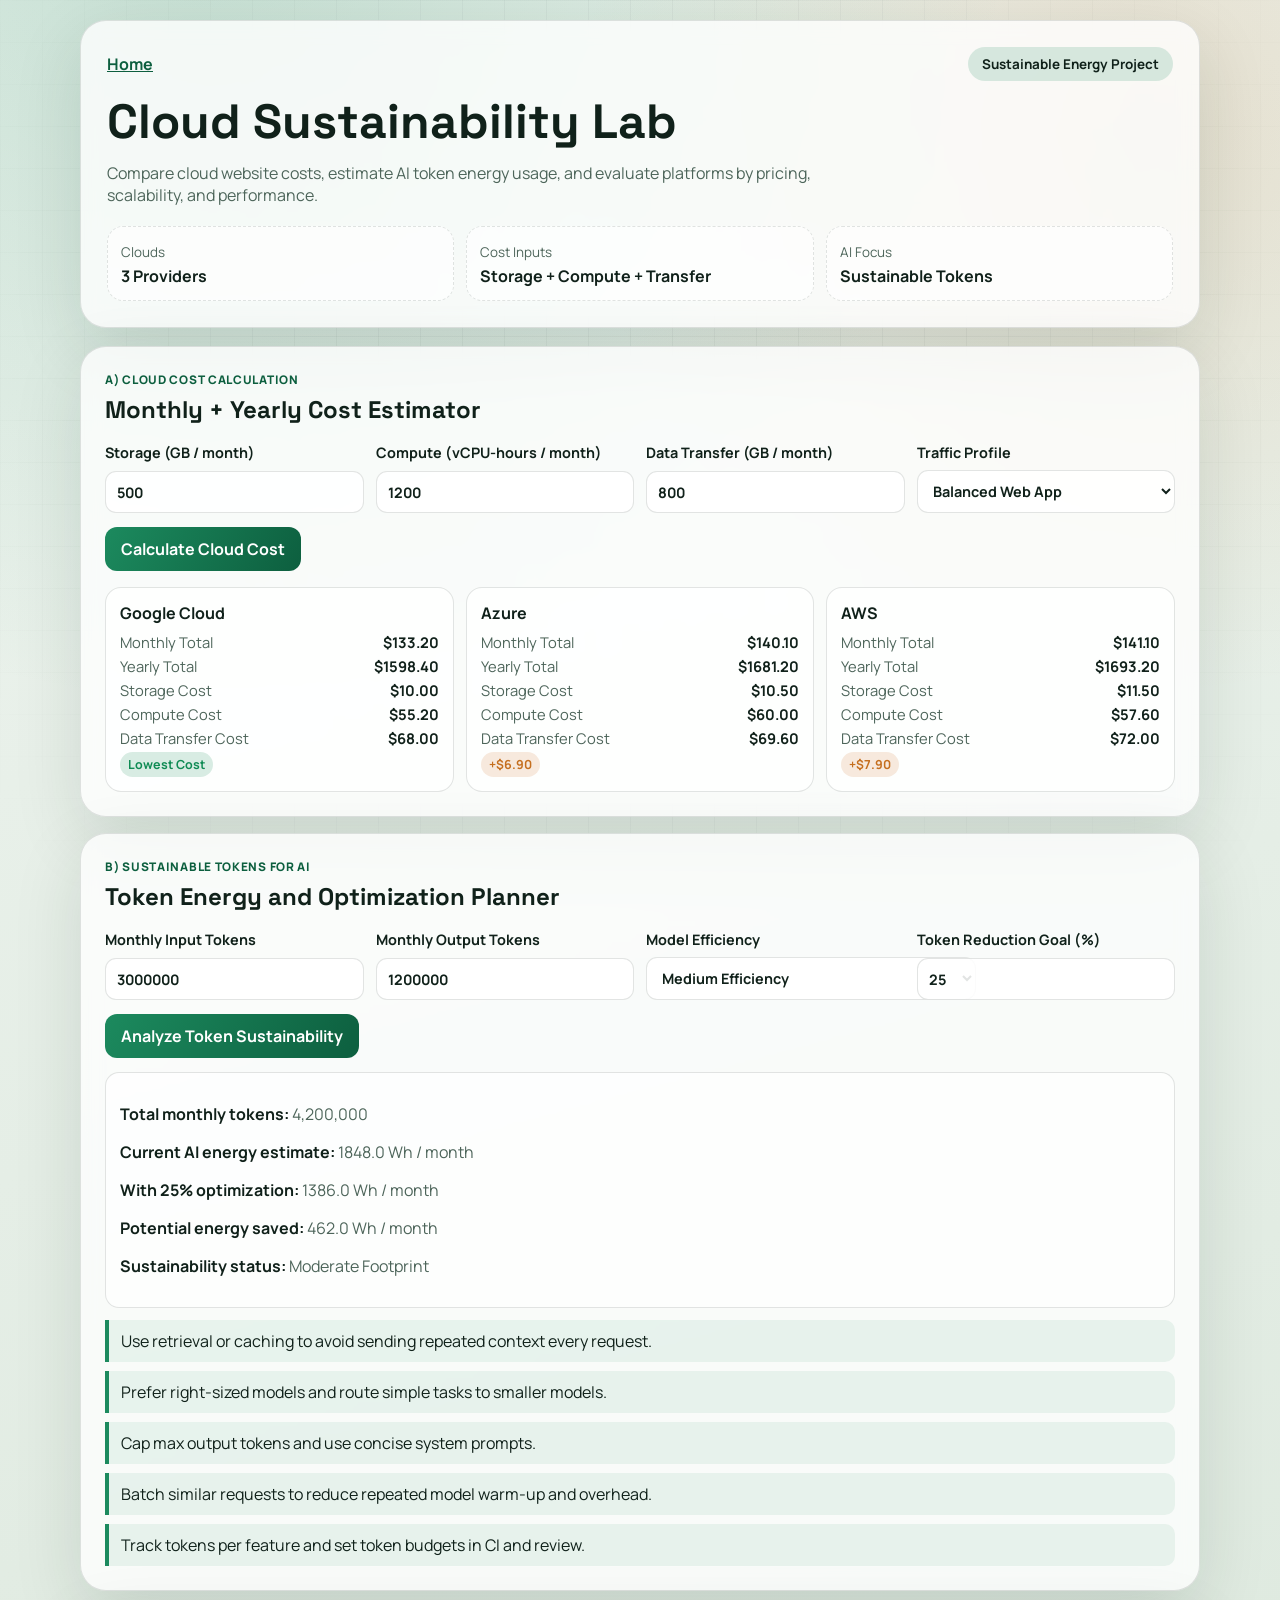
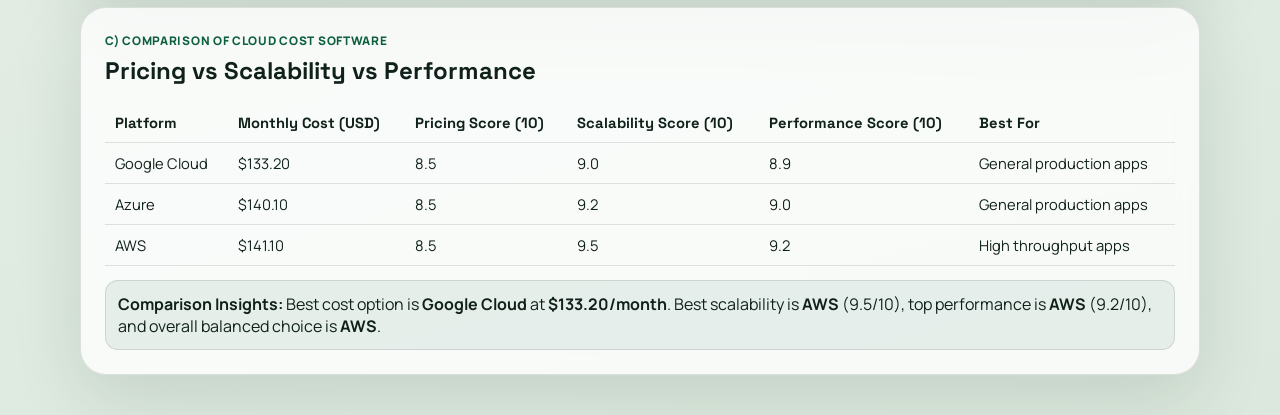
<file: index.html>
<!DOCTYPE html>
<html lang="en">
<head>
  <meta charset="UTF-8">
  <meta name="viewport" content="width=device-width, initial-scale=1.0">
  <title>SustainStack | Cloud Cost and AI Sustainability</title>
  <link rel="preconnect" href="https://fonts.googleapis.com">
  <link rel="preconnect" href="https://fonts.gstatic.com" crossorigin>
  <link href="https://fonts.googleapis.com/css2?family=Manrope:wght@400;500;700;800&family=Space+Grotesk:wght@500;700&display=swap" rel="stylesheet">
  <link rel="stylesheet" href="sustainable.css">
</head>
<body>
  <div class="page-bg"></div>
  <div class="container">
    <header class="hero">
      <div class="hero-top">
        <a class="home-link" href="/">Home</a>
        <span class="badge">Sustainable Energy Project</span>
      </div>
      <h1>Cloud Sustainability Lab</h1>
      <p class="hero-copy">
        Compare cloud website costs, estimate AI token energy usage, and evaluate platforms by pricing, scalability, and performance.
      </p>
      <div class="hero-stats">
        <article>
          <span>Clouds</span>
          <strong>3 Providers</strong>
        </article>
        <article>
          <span>Cost Inputs</span>
          <strong>Storage + Compute + Transfer</strong>
        </article>
        <article>
          <span>AI Focus</span>
          <strong>Sustainable Tokens</strong>
        </article>
      </div>
    </header>

    <main>
      <section class="panel" id="costCalculator">
        <div class="section-head">
          <p class="eyebrow">A) Cloud Cost Calculation</p>
          <h2>Monthly + Yearly Cost Estimator</h2>
        </div>

        <div class="form-grid">
          <label>
            Storage (GB / month)
            <input type="number" id="storageGb" min="0" step="1" value="500">
          </label>
          <label>
            Compute (vCPU-hours / month)
            <input type="number" id="computeHours" min="0" step="1" value="1200">
          </label>
          <label>
            Data Transfer (GB / month)
            <input type="number" id="transferGb" min="0" step="1" value="800">
          </label>
          <label>
            Traffic Profile
            <select id="trafficProfile">
              <option value="balanced">Balanced Web App</option>
              <option value="storageHeavy">Storage Heavy</option>
              <option value="computeHeavy">Compute Heavy</option>
              <option value="deliveryHeavy">Delivery Heavy</option>
            </select>
          </label>
        </div>

        <div class="button-row">
          <button id="calculateBtn" type="button">Calculate Cloud Cost</button>
        </div>

        <div class="results-grid" id="costCards"></div>
      </section>

      <section class="panel" id="tokenSustainability">
        <div class="section-head">
          <p class="eyebrow">B) Sustainable Tokens for AI</p>
          <h2>Token Energy and Optimization Planner</h2>
        </div>

        <div class="form-grid token-grid">
          <label>
            Monthly Input Tokens
            <input type="number" id="inputTokens" min="0" step="1000" value="3000000">
          </label>
          <label>
            Monthly Output Tokens
            <input type="number" id="outputTokens" min="0" step="1000" value="1200000">
          </label>
          <label>
            Model Efficiency
            <select id="modelEfficiency">
              <option value="high">High Efficiency (small/optimized models)</option>
              <option value="medium" selected>Medium Efficiency</option>
              <option value="low">Low Efficiency (very large model)</option>
            </select>
          </label>
          <label>
            Token Reduction Goal (%)
            <input type="number" id="reductionGoal" min="0" max="80" step="1" value="25">
          </label>
        </div>

        <div class="button-row">
          <button id="tokenBtn" type="button">Analyze Token Sustainability</button>
        </div>

        <div class="token-results" id="tokenResults"></div>
        <div class="tip-list" id="tipsList"></div>
      </section>

      <section class="panel" id="softwareComparison">
        <div class="section-head">
          <p class="eyebrow">C) Comparison of Cloud Cost Software</p>
          <h2>Pricing vs Scalability vs Performance</h2>
        </div>

        <div class="table-wrap">
          <table>
            <thead>
              <tr>
                <th>Platform</th>
                <th>Monthly Cost (USD)</th>
                <th>Pricing Score (10)</th>
                <th>Scalability Score (10)</th>
                <th>Performance Score (10)</th>
                <th>Best For</th>
              </tr>
            </thead>
            <tbody id="comparisonBody"></tbody>
          </table>
        </div>

        <div class="summary-box" id="comparisonSummary"></div>
      </section>
    </main>
  </div>

  <script src="sustainable.js"></script>
</body>
</html>
</file>
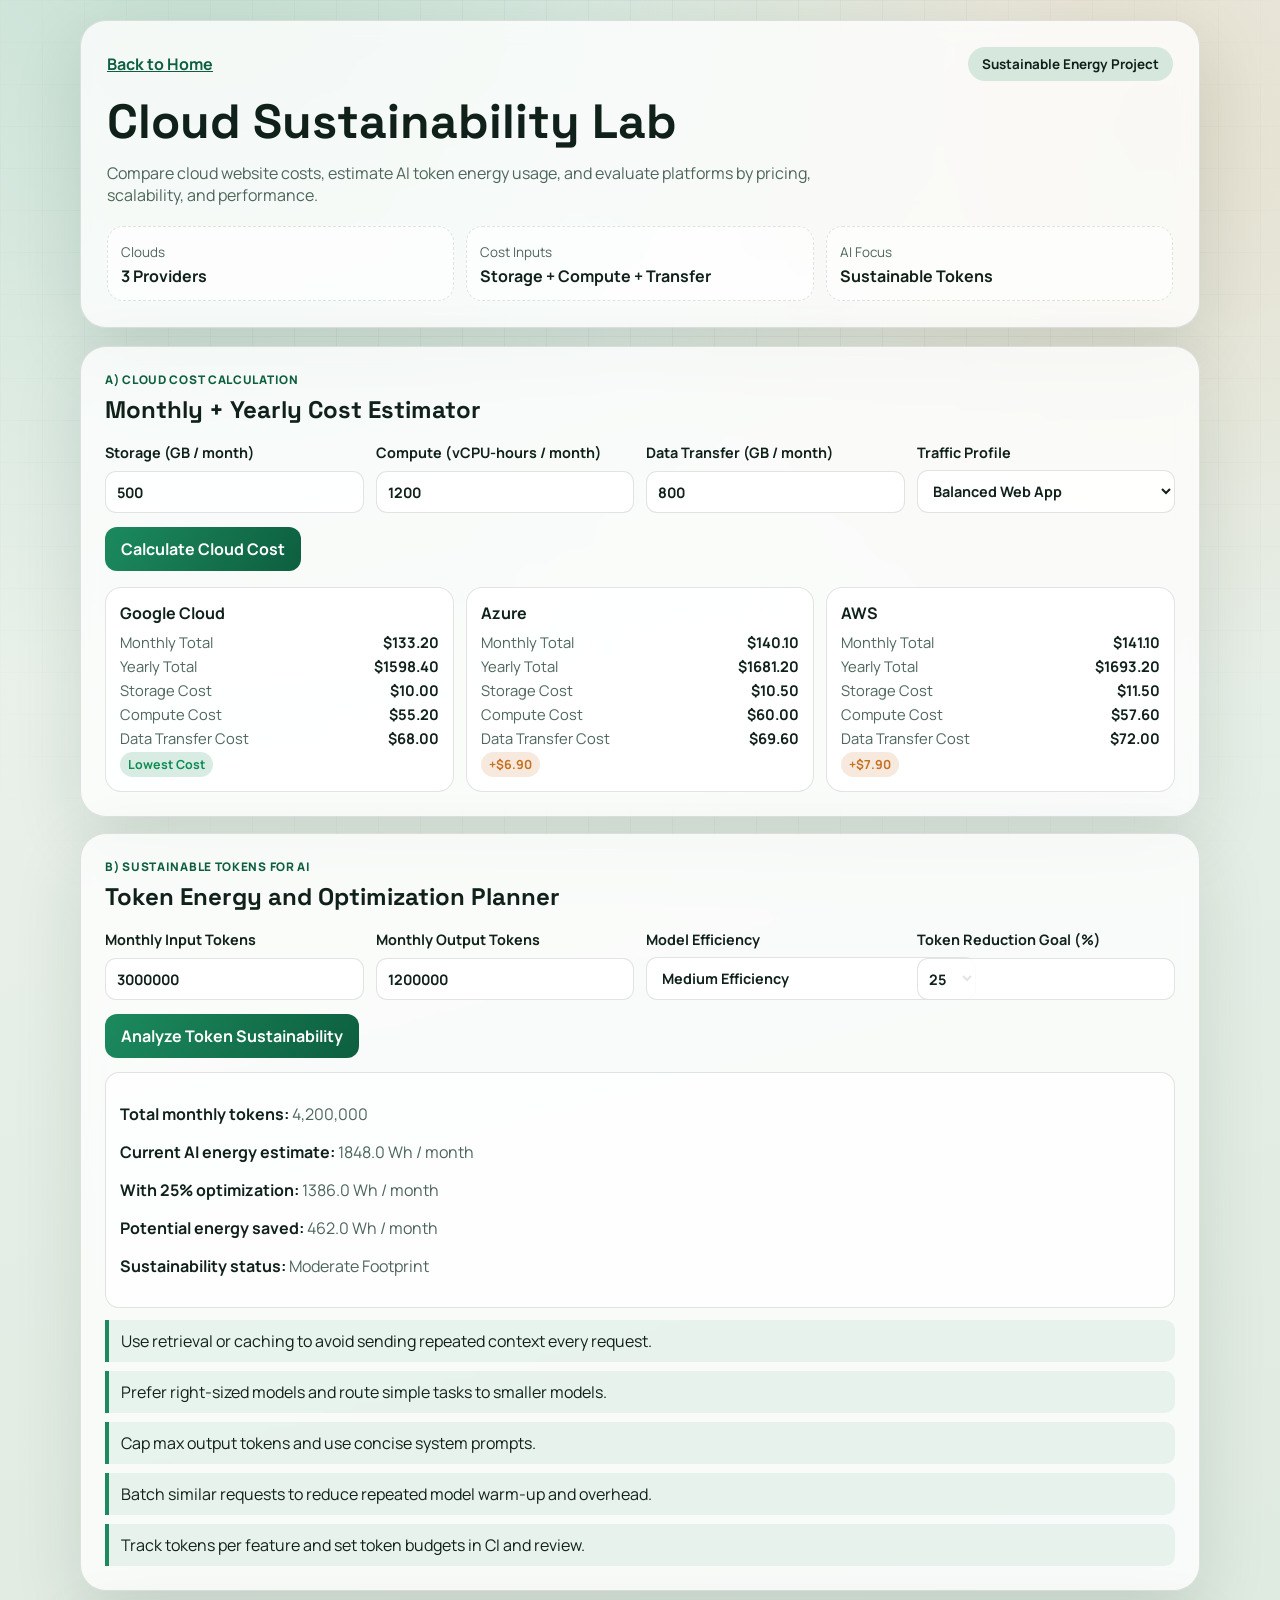
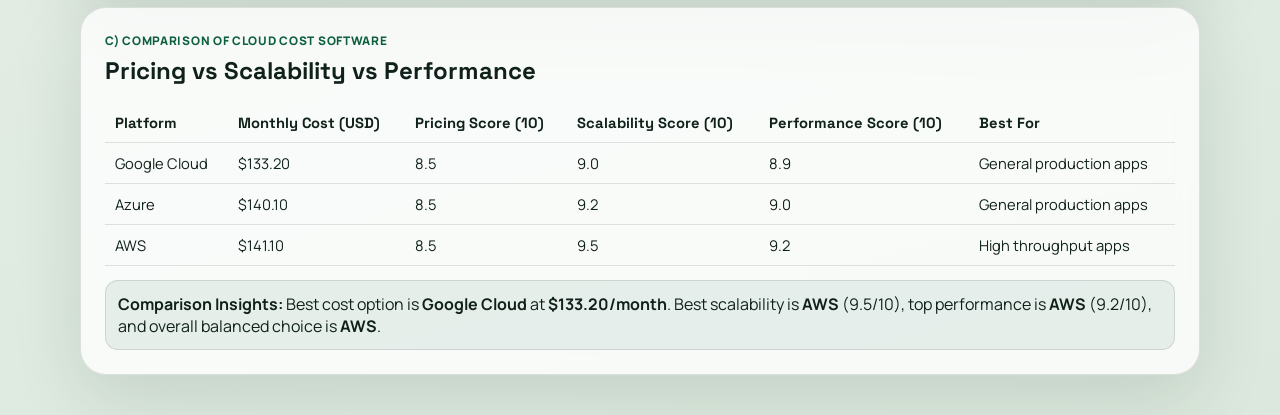
<file: sustainable.html>
<!DOCTYPE html>
<html lang="en">
<head>
  <meta charset="UTF-8">
  <meta name="viewport" content="width=device-width, initial-scale=1.0">
  <title>SustainStack | Cloud Cost and AI Sustainability</title>
  <link rel="preconnect" href="https://fonts.googleapis.com">
  <link rel="preconnect" href="https://fonts.gstatic.com" crossorigin>
  <link href="https://fonts.googleapis.com/css2?family=Manrope:wght@400;500;700;800&family=Space+Grotesk:wght@500;700&display=swap" rel="stylesheet">
  <link rel="stylesheet" href="sustainable.css">
</head>
<body>
  <div class="page-bg"></div>
  <div class="container">
    <header class="hero">
      <div class="hero-top">
        <a class="home-link" href="/index.html">Back to Home</a>
        <span class="badge">Sustainable Energy Project</span>
      </div>
      <h1>Cloud Sustainability Lab</h1>
      <p class="hero-copy">
        Compare cloud website costs, estimate AI token energy usage, and evaluate platforms by pricing, scalability, and performance.
      </p>
      <div class="hero-stats">
        <article>
          <span>Clouds</span>
          <strong>3 Providers</strong>
        </article>
        <article>
          <span>Cost Inputs</span>
          <strong>Storage + Compute + Transfer</strong>
        </article>
        <article>
          <span>AI Focus</span>
          <strong>Sustainable Tokens</strong>
        </article>
      </div>
    </header>

    <main>
      <section class="panel" id="costCalculator">
        <div class="section-head">
          <p class="eyebrow">A) Cloud Cost Calculation</p>
          <h2>Monthly + Yearly Cost Estimator</h2>
        </div>

        <div class="form-grid">
          <label>
            Storage (GB / month)
            <input type="number" id="storageGb" min="0" step="1" value="500">
          </label>
          <label>
            Compute (vCPU-hours / month)
            <input type="number" id="computeHours" min="0" step="1" value="1200">
          </label>
          <label>
            Data Transfer (GB / month)
            <input type="number" id="transferGb" min="0" step="1" value="800">
          </label>
          <label>
            Traffic Profile
            <select id="trafficProfile">
              <option value="balanced">Balanced Web App</option>
              <option value="storageHeavy">Storage Heavy</option>
              <option value="computeHeavy">Compute Heavy</option>
              <option value="deliveryHeavy">Delivery Heavy</option>
            </select>
          </label>
        </div>

        <div class="button-row">
          <button id="calculateBtn" type="button">Calculate Cloud Cost</button>
        </div>

        <div class="results-grid" id="costCards"></div>
      </section>

      <section class="panel" id="tokenSustainability">
        <div class="section-head">
          <p class="eyebrow">B) Sustainable Tokens for AI</p>
          <h2>Token Energy and Optimization Planner</h2>
        </div>

        <div class="form-grid token-grid">
          <label>
            Monthly Input Tokens
            <input type="number" id="inputTokens" min="0" step="1000" value="3000000">
          </label>
          <label>
            Monthly Output Tokens
            <input type="number" id="outputTokens" min="0" step="1000" value="1200000">
          </label>
          <label>
            Model Efficiency
            <select id="modelEfficiency">
              <option value="high">High Efficiency (small/optimized models)</option>
              <option value="medium" selected>Medium Efficiency</option>
              <option value="low">Low Efficiency (very large model)</option>
            </select>
          </label>
          <label>
            Token Reduction Goal (%)
            <input type="number" id="reductionGoal" min="0" max="80" step="1" value="25">
          </label>
        </div>

        <div class="button-row">
          <button id="tokenBtn" type="button">Analyze Token Sustainability</button>
        </div>

        <div class="token-results" id="tokenResults"></div>
        <div class="tip-list" id="tipsList"></div>
      </section>

      <section class="panel" id="softwareComparison">
        <div class="section-head">
          <p class="eyebrow">C) Comparison of Cloud Cost Software</p>
          <h2>Pricing vs Scalability vs Performance</h2>
        </div>

        <div class="table-wrap">
          <table>
            <thead>
              <tr>
                <th>Platform</th>
                <th>Monthly Cost (USD)</th>
                <th>Pricing Score (10)</th>
                <th>Scalability Score (10)</th>
                <th>Performance Score (10)</th>
                <th>Best For</th>
              </tr>
            </thead>
            <tbody id="comparisonBody"></tbody>
          </table>
        </div>

        <div class="summary-box" id="comparisonSummary"></div>
      </section>
    </main>
  </div>

  <script src="sustainable.js"></script>
</body>
</html>
</file>
<file: sustainable.css>
:root {
  --bg: #eef4ef;
  --bg-deep: #dce8dd;
  --ink: #10211a;
  --muted: #4d655a;
  --panel: rgba(255, 255, 255, 0.78);
  --line: rgba(16, 33, 26, 0.12);
  --brand: #1c8a5e;
  --brand-deep: #0d5f3f;
  --warn: #c56f1f;
  --good: #0f8b54;
  --shadow: 0 22px 70px rgba(12, 42, 23, 0.12);
}

* {
  box-sizing: border-box;
}

body {
  margin: 0;
  font-family: "Manrope", sans-serif;
  color: var(--ink);
  background:
    radial-gradient(circle at 16% -5%, rgba(28, 138, 94, 0.2), transparent 34%),
    radial-gradient(circle at 90% 6%, rgba(196, 111, 31, 0.14), transparent 26%),
    linear-gradient(165deg, var(--bg) 0%, var(--bg-deep) 100%);
  min-height: 100vh;
}

.page-bg {
  position: fixed;
  inset: 0;
  pointer-events: none;
  background-image: linear-gradient(rgba(16, 33, 26, 0.04) 1px, transparent 1px), linear-gradient(90deg, rgba(16, 33, 26, 0.04) 1px, transparent 1px);
  background-size: 42px 42px;
  mask-image: radial-gradient(circle at 50% 40%, #000 38%, transparent 95%);
}

.container {
  width: min(1120px, calc(100% - 28px));
  margin: 20px auto 40px;
}

.hero,
.panel {
  border: 1px solid var(--line);
  border-radius: 26px;
  background: var(--panel);
  box-shadow: var(--shadow);
  backdrop-filter: blur(10px);
}

.hero {
  padding: 26px;
  margin-bottom: 18px;
}

.hero-top {
  display: flex;
  justify-content: space-between;
  align-items: center;
  gap: 12px;
}

.home-link {
  color: var(--brand-deep);
  font-weight: 700;
}

.badge {
  border-radius: 999px;
  padding: 8px 14px;
  font-size: 0.84rem;
  font-weight: 700;
  background: rgba(28, 138, 94, 0.16);
}

h1,
h2 {
  margin: 10px 0;
  font-family: "Space Grotesk", sans-serif;
}

h1 {
  font-size: clamp(1.9rem, 4vw, 3rem);
}

.hero-copy {
  margin: 0 0 20px;
  color: var(--muted);
  max-width: 760px;
}

.hero-stats {
  display: grid;
  grid-template-columns: repeat(3, minmax(140px, 1fr));
  gap: 12px;
}

.hero-stats article {
  border: 1px dashed var(--line);
  border-radius: 16px;
  padding: 13px;
  background: rgba(255, 255, 255, 0.62);
}

.hero-stats span {
  color: var(--muted);
  font-size: 0.84rem;
}

.hero-stats strong {
  display: block;
  margin-top: 3px;
}

.panel {
  padding: 24px;
  margin-bottom: 16px;
}

.eyebrow {
  margin: 0;
  color: var(--brand-deep);
  font-weight: 800;
  letter-spacing: 0.06em;
  text-transform: uppercase;
  font-size: 0.74rem;
}

.section-head h2 {
  margin-top: 6px;
  margin-bottom: 18px;
}

.form-grid {
  display: grid;
  grid-template-columns: repeat(4, minmax(150px, 1fr));
  gap: 12px;
}

label {
  display: grid;
  gap: 8px;
  font-size: 0.9rem;
  font-weight: 700;
}

input,
select,
button {
  font: inherit;
}

input,
select {
  border: 1px solid var(--line);
  border-radius: 11px;
  padding: 10px 11px;
  background: rgba(255, 255, 255, 0.88);
  color: var(--ink);
}

.button-row {
  margin-top: 14px;
}

button {
  border: none;
  border-radius: 12px;
  padding: 11px 16px;
  color: #fff;
  font-weight: 700;
  background: linear-gradient(120deg, var(--brand) 0%, var(--brand-deep) 100%);
}

.results-grid {
  margin-top: 16px;
  display: grid;
  grid-template-columns: repeat(3, minmax(180px, 1fr));
  gap: 12px;
}

.cost-card {
  border: 1px solid var(--line);
  border-radius: 16px;
  padding: 14px;
  background: rgba(255, 255, 255, 0.82);
}

.cost-card h3 {
  margin: 0 0 8px;
  font-size: 1rem;
}

.metric {
  margin: 4px 0;
  display: flex;
  justify-content: space-between;
  gap: 10px;
  color: var(--muted);
  font-size: 0.92rem;
}

.metric strong {
  color: var(--ink);
}

.token-results {
  margin-top: 14px;
  padding: 14px;
  border: 1px solid var(--line);
  border-radius: 14px;
  background: rgba(255, 255, 255, 0.68);
  color: var(--muted);
}

.token-results strong {
  color: var(--ink);
}

.tip-list {
  margin-top: 12px;
  display: grid;
  gap: 9px;
}

.tip-item {
  border-left: 4px solid var(--brand);
  border-radius: 0 10px 10px 0;
  background: rgba(28, 138, 94, 0.08);
  padding: 10px 12px;
  color: var(--ink);
}

.table-wrap {
  overflow-x: auto;
}

table {
  width: 100%;
  border-collapse: collapse;
  min-width: 780px;
}

th,
td {
  border-bottom: 1px solid var(--line);
  padding: 10px;
  text-align: left;
  font-size: 0.92rem;
}

th {
  font-family: "Space Grotesk", sans-serif;
}

.summary-box {
  margin-top: 14px;
  border-radius: 13px;
  border: 1px solid var(--line);
  padding: 12px;
  background: rgba(13, 95, 63, 0.08);
}

.pill {
  display: inline-block;
  border-radius: 999px;
  padding: 4px 8px;
  font-size: 0.78rem;
  font-weight: 700;
}

.pill.good {
  background: rgba(15, 139, 84, 0.16);
  color: var(--good);
}

.pill.warn {
  background: rgba(197, 111, 31, 0.15);
  color: var(--warn);
}

@media (max-width: 940px) {
  .form-grid {
    grid-template-columns: repeat(2, minmax(150px, 1fr));
  }

  .results-grid {
    grid-template-columns: 1fr;
  }

  .hero-stats {
    grid-template-columns: 1fr;
  }
}

@media (max-width: 620px) {
  .container {
    width: calc(100% - 18px);
  }

  .panel,
  .hero {
    padding: 16px;
    border-radius: 18px;
  }

  .form-grid {
    grid-template-columns: 1fr;
  }
}
</file>
